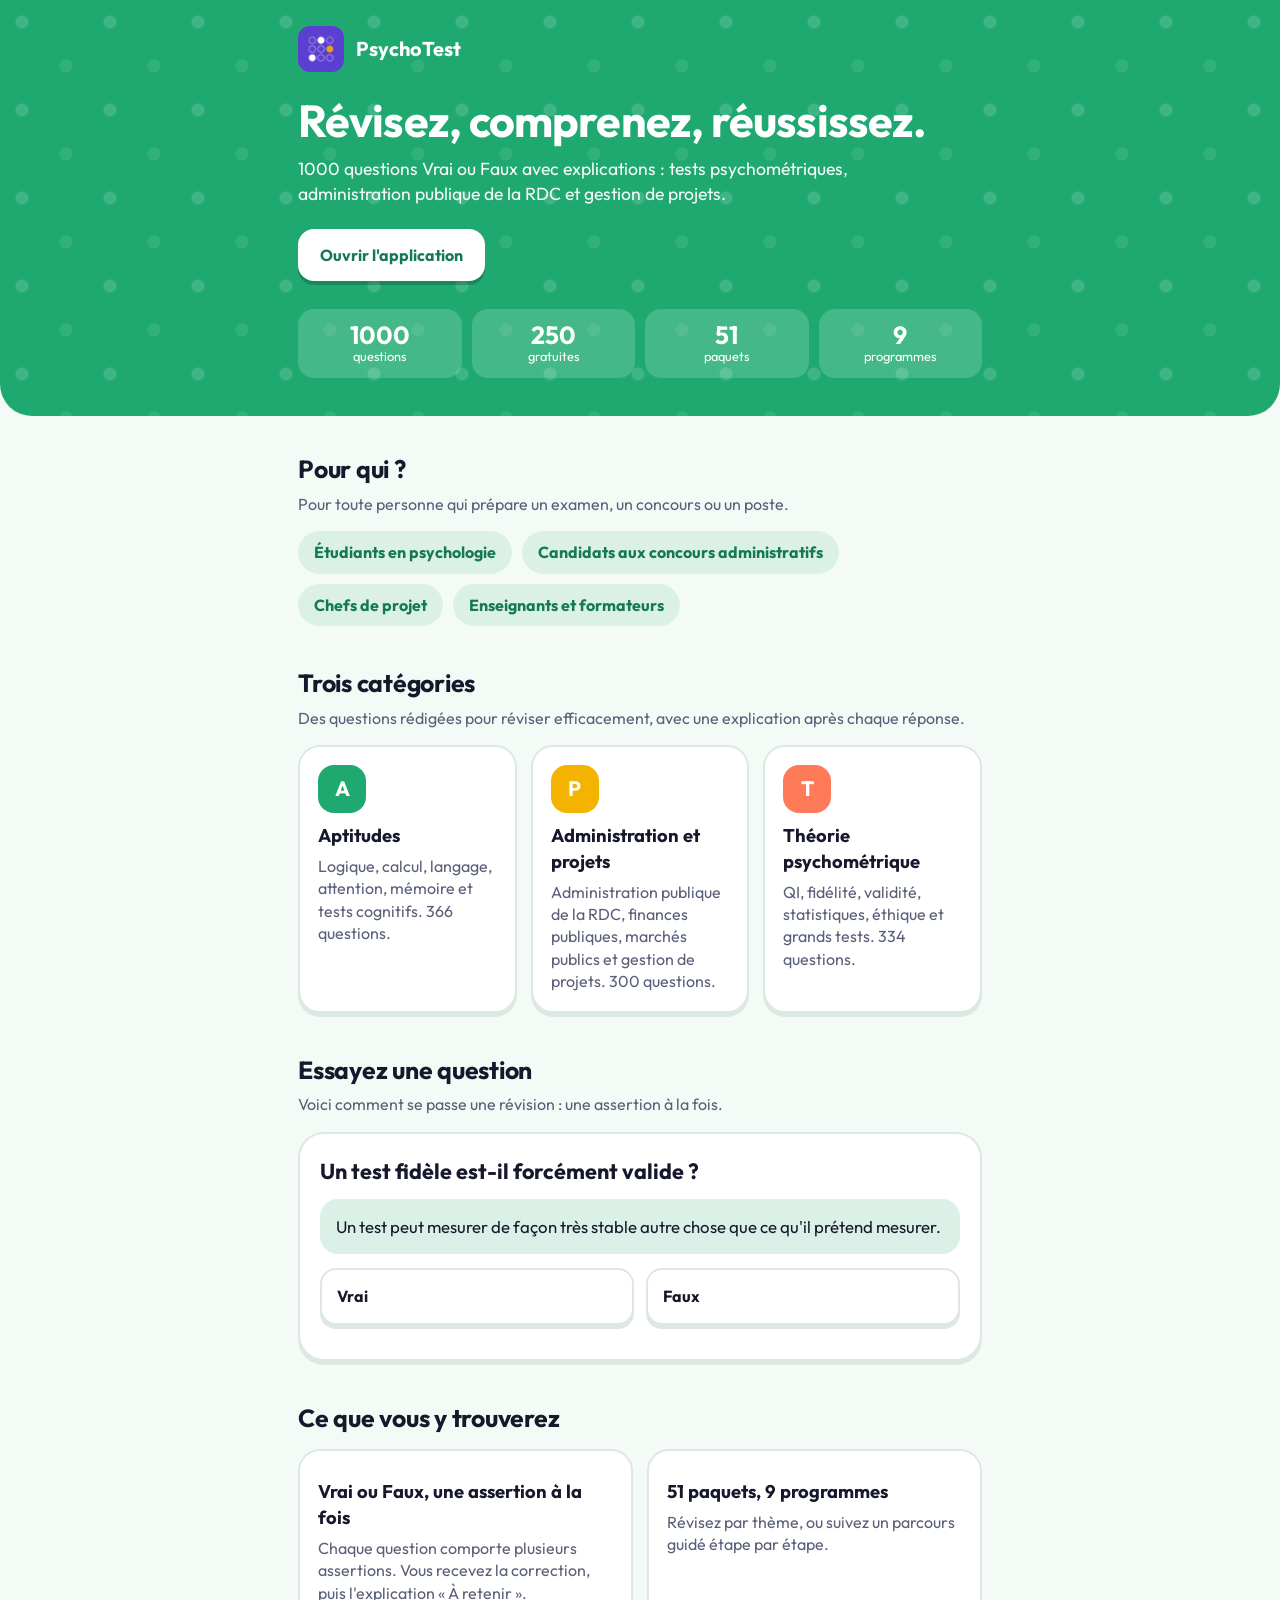
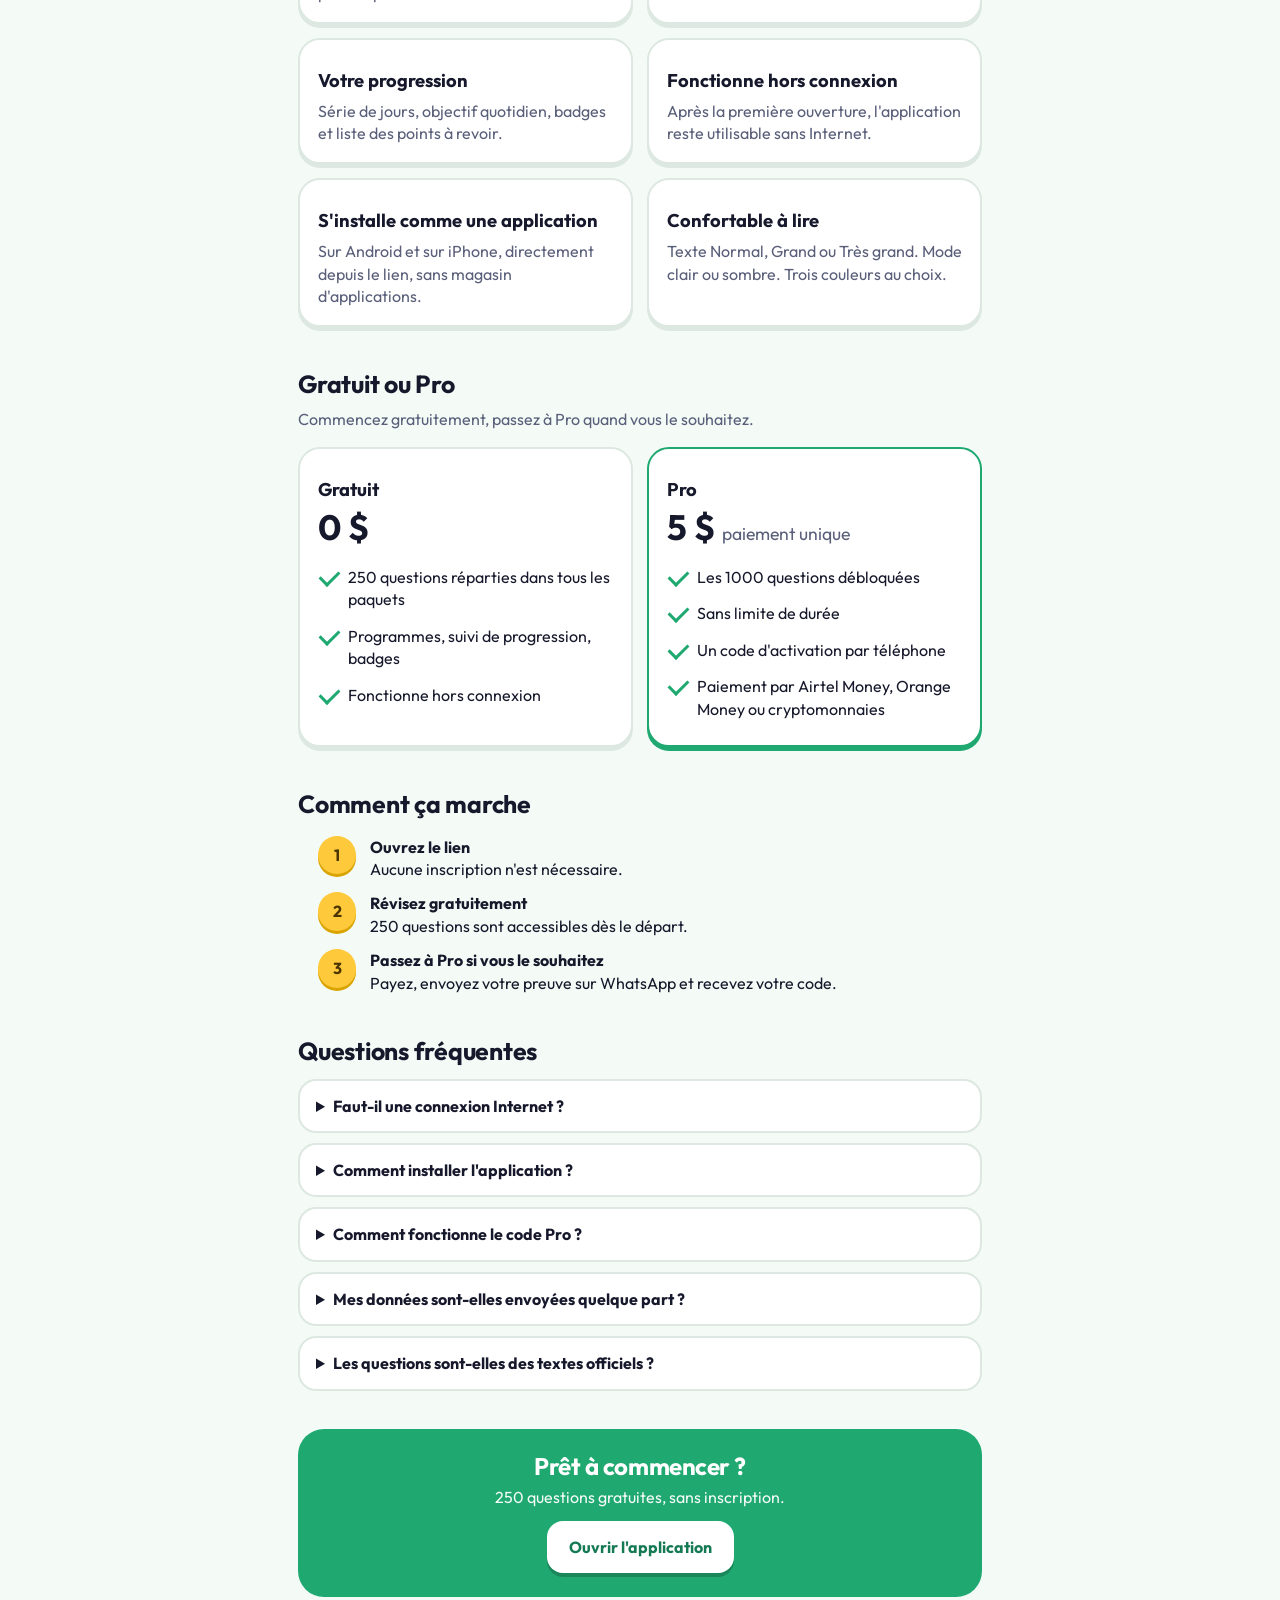
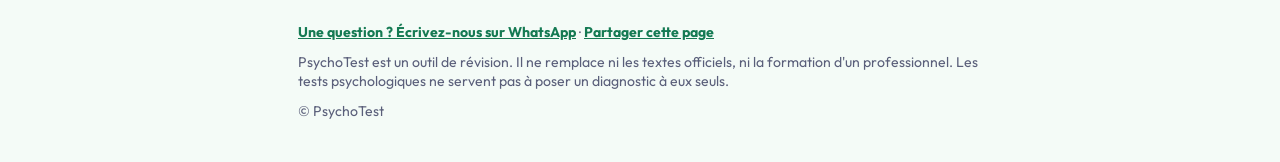
<file: index.html>
<!doctype html>
<html lang="fr">
<head>
<meta charset="utf-8">
<title>PsychoTest : réviser les tests psychométriques, l'administration publique et la gestion de projets</title>
<meta name="viewport" content="width=device-width, initial-scale=1, viewport-fit=cover">
<meta name="theme-color" content="#1FA971">
<meta name="description" content="1000 questions Vrai ou Faux avec explications : tests psychométriques, administration publique de la RDC et gestion de projets. 250 questions gratuites.">
<meta property="og:type" content="website">
<meta property="og:title" content="PsychoTest : 1000 questions pour réviser et réussir">
<meta property="og:description" content="Tests psychométriques, administration publique et gestion de projets. 250 questions gratuites, application installable.">
<meta property="og:image" content="https://galaxie-andromede.github.io/PsychoTest/icon-512.png">
<link rel="manifest" href="manifest.json">
<link rel="icon" href="favicon.png">
<link rel="apple-touch-icon" href="apple-touch-icon.png">
<link rel="stylesheet" href="style.css">
<style>
body{-webkit-user-select:auto;user-select:auto;overscroll-behavior:auto}
.w{max-width:720px;margin:0 auto;padding:0 18px}
.hero{background:var(--g);color:#fff;padding:calc(env(safe-area-inset-top,0px) + 26px) 0 38px;border-radius:0 0 32px 32px;background-image:radial-gradient(circle at 22px 22px,rgba(255,255,255,.14) 6px,transparent 7px),radial-gradient(circle at 66px 66px,rgba(255,255,255,.08) 6px,transparent 7px);background-size:88px 88px}
.logo{display:flex;align-items:center;gap:12px;font-weight:700;font-size:1.25rem}
.logo img{width:46px;height:46px;border-radius:12px}
.hero h1{font-size:clamp(1.9rem,7vw,2.8rem);line-height:1.1;margin:24px 0 12px;letter-spacing:-.02em}
.hero .lead{font-size:1.1rem;opacity:.96;max-width:34em}
.cta{display:flex;gap:12px;flex-wrap:wrap;margin-top:22px}
.cta .btn{width:auto;display:inline-block;padding:15px 22px}
.btn.white{background:#fff;color:var(--gd);box-shadow:0 4px 0 rgba(0,0,0,.2)}
.btn.ghostw{background:transparent;color:#fff;border:2px solid rgba(255,255,255,.75);box-shadow:none}
.stats{display:grid;grid-template-columns:repeat(4,1fr);gap:10px;margin-top:28px}
.stats div{background:rgba(255,255,255,.17);border-radius:16px;padding:12px 4px;text-align:center;font-size:.8rem}
.stats b{display:block;font-size:1.55rem;line-height:1.1}
section{padding:36px 0 4px}
section h2{font-size:1.55rem;letter-spacing:-.01em;margin:0 0 6px}
.sub{color:var(--mut);margin:0 0 16px}
.cols{display:grid;gap:14px}
@media(min-width:620px){.c3{grid-template-columns:repeat(3,1fr)}.c2{grid-template-columns:repeat(2,1fr)}}
.box{background:var(--card);border:2px solid var(--line);border-radius:22px;padding:18px;box-shadow:0 4px 0 var(--line)}
.box h3{margin:10px 0 6px;font-size:1.15rem}
.box p{margin:0;color:var(--mut)}
.ib{width:3rem;height:3rem;border-radius:16px;display:grid;place-items:center;color:#fff;font-weight:700;font-size:1.3rem}
.who{display:flex;flex-wrap:wrap;gap:10px}
.who span{background:var(--gs);color:var(--gd);font-weight:700;padding:10px 16px;border-radius:99px}
:root[data-theme="dark"] .who span{color:var(--g)}
@media(prefers-color-scheme:dark){.who span{color:var(--g)}}
.demo{background:var(--card);border:2px solid var(--line);border-radius:26px;padding:20px;box-shadow:0 4px 0 var(--line)}
.demo .q{font-size:1.35rem;font-weight:700;line-height:1.25;margin:4px 0 14px}
.demo .a{background:var(--gs);border-radius:18px;padding:16px;font-size:1.05rem}
.demo .vf{display:flex;gap:12px;margin:14px 0}
.demo .vf button{flex:1;padding:15px;border-radius:16px;border:2px solid var(--line);background:var(--card);color:var(--ink);font:inherit;font-weight:700;box-shadow:0 4px 0 var(--line)}
.demo .res{display:none;border-radius:18px;padding:14px;margin-top:6px}
.demo .res.ok{display:block;background:var(--gs)}
.demo .res.ko{display:block;background:var(--rs)}
.demo .res b{display:block;margin-bottom:4px}
.price{position:relative}
.price.pro{border-color:var(--g);box-shadow:0 4px 0 var(--g)}
.price .big{font-size:2.2rem;font-weight:700;line-height:1.1;margin:6px 0 10px}
.price ul{list-style:none;padding:0;margin:12px 0 0}
.price li{padding:7px 0 7px 30px;position:relative;color:var(--ink)}
.price li::before{content:"";position:absolute;left:2px;top:11px;width:16px;height:9px;border-left:3px solid var(--g);border-bottom:3px solid var(--g);transform:rotate(-45deg)}
.steps{counter-reset:s;display:grid;gap:12px}
.steps div{display:flex;gap:14px;align-items:flex-start}
.steps div::before{counter-increment:s;content:counter(s);flex:none;width:2.4rem;height:2.4rem;border-radius:50%;background:var(--y);color:#4A3500;font-weight:700;display:grid;place-items:center;box-shadow:0 3px 0 #D9A400}
.steps b{display:block}
details{background:var(--card);border:2px solid var(--line);border-radius:18px;padding:14px 16px;margin-top:10px}
summary{font-weight:700;cursor:pointer}
details p{margin:10px 0 0;color:var(--mut)}
.band{background:var(--g);color:#fff;border-radius:26px;padding:24px 20px;margin-top:34px;text-align:center}
.band .btn{display:inline-block;width:auto;margin-top:12px;padding:15px 22px}
footer{padding:26px 0 calc(env(safe-area-inset-bottom,0px) + 30px);color:var(--mut);font-size:.88rem}
footer p{margin:0 0 10px}
[hidden]{display:none!important}
</style>
</head>
<body>

<header class="hero"><div class="w">
  <div class="logo"><img src="icon-192.png" alt="" width="46" height="46"><span>PsychoTest</span></div>
  <h1>Révisez, comprenez, réussissez.</h1>
  <p class="lead">1000 questions Vrai ou Faux avec explications : tests psychométriques, administration publique de la RDC et gestion de projets.</p>
  <div class="cta">
    <a class="btn white" href="app.html">Ouvrir l'application</a>
    <button class="btn ghostw" id="inst" hidden>Installer sur mon téléphone</button>
  </div>
  <div class="stats">
    <div><b>1000</b>questions</div><div><b>250</b>gratuites</div><div><b>51</b>paquets</div><div><b>9</b>programmes</div>
  </div>
</div></header>

<main class="w">

<section>
  <h2>Pour qui ?</h2>
  <p class="sub">Pour toute personne qui prépare un examen, un concours ou un poste.</p>
  <div class="who"><span>Étudiants en psychologie</span><span>Candidats aux concours administratifs</span><span>Chefs de projet</span><span>Enseignants et formateurs</span></div>
</section>

<section>
  <h2>Trois catégories</h2>
  <p class="sub">Des questions rédigées pour réviser efficacement, avec une explication après chaque réponse.</p>
  <div class="cols c3">
    <div class="box"><div class="ib" style="background:#1FA971">A</div><h3>Aptitudes</h3><p>Logique, calcul, langage, attention, mémoire et tests cognitifs. 366 questions.</p></div>
    <div class="box"><div class="ib" style="background:#F5B301">P</div><h3>Administration et projets</h3><p>Administration publique de la RDC, finances publiques, marchés publics et gestion de projets. 300 questions.</p></div>
    <div class="box"><div class="ib" style="background:#FF7A59">T</div><h3>Théorie psychométrique</h3><p>QI, fidélité, validité, statistiques, éthique et grands tests. 334 questions.</p></div>
  </div>
</section>

<section>
  <h2>Essayez une question</h2>
  <p class="sub">Voici comment se passe une révision : une assertion à la fois.</p>
  <div class="demo" id="demo">
    <div class="q">Un test fidèle est-il forcément valide ?</div>
    <div class="a">Un test peut mesurer de façon très stable autre chose que ce qu'il prétend mesurer.</div>
    <div class="vf"><button data-v="1">Vrai</button><button data-v="0">Faux</button></div>
    <div class="res" id="demores"></div>
  </div>
</section>

<section>
  <h2>Ce que vous y trouverez</h2>
  <div class="cols c2" style="margin-top:14px">
    <div class="box"><h3>Vrai ou Faux, une assertion à la fois</h3><p>Chaque question comporte plusieurs assertions. Vous recevez la correction, puis l'explication « À retenir ».</p></div>
    <div class="box"><h3>51 paquets, 9 programmes</h3><p>Révisez par thème, ou suivez un parcours guidé étape par étape.</p></div>
    <div class="box"><h3>Votre progression</h3><p>Série de jours, objectif quotidien, badges et liste des points à revoir.</p></div>
    <div class="box"><h3>Fonctionne hors connexion</h3><p>Après la première ouverture, l'application reste utilisable sans Internet.</p></div>
    <div class="box"><h3>S'installe comme une application</h3><p>Sur Android et sur iPhone, directement depuis le lien, sans magasin d'applications.</p></div>
    <div class="box"><h3>Confortable à lire</h3><p>Texte Normal, Grand ou Très grand. Mode clair ou sombre. Trois couleurs au choix.</p></div>
  </div>
</section>

<section>
  <h2>Gratuit ou Pro</h2>
  <p class="sub">Commencez gratuitement, passez à Pro quand vous le souhaitez.</p>
  <div class="cols c2">
    <div class="box price"><h3>Gratuit</h3><div class="big">0 $</div>
      <ul><li>250 questions réparties dans tous les paquets</li><li>Programmes, suivi de progression, badges</li><li>Fonctionne hors connexion</li></ul></div>
    <div class="box price pro"><h3>Pro</h3><div class="big">5 $ <small style="font-size:.5em;font-weight:500;color:var(--mut)">paiement unique</small></div>
      <ul><li>Les 1000 questions débloquées</li><li>Sans limite de durée</li><li>Un code d'activation par téléphone</li><li>Paiement par Airtel Money, Orange Money ou cryptomonnaies</li></ul></div>
  </div>
</section>

<section>
  <h2>Comment ça marche</h2>
  <div class="steps" style="margin-top:14px">
    <div><span><b>Ouvrez le lien</b>Aucune inscription n'est nécessaire.</span></div>
    <div><span><b>Révisez gratuitement</b>250 questions sont accessibles dès le départ.</span></div>
    <div><span><b>Passez à Pro si vous le souhaitez</b>Payez, envoyez votre preuve sur WhatsApp et recevez votre code.</span></div>
  </div>
</section>

<section>
  <h2>Questions fréquentes</h2>
  <details><summary>Faut-il une connexion Internet ?</summary><p>Il en faut une pour la première ouverture. Ensuite, l'application fonctionne sans connexion, avec le contenu déjà chargé.</p></details>
  <details><summary>Comment installer l'application ?</summary><p>Sur Android (Chrome) : menu ⋮ puis « Installer l'application ». Sur iPhone (Safari) : bouton Partager puis « Sur l'écran d'accueil ».</p></details>
  <details><summary>Comment fonctionne le code Pro ?</summary><p>Dans l'application, l'écran « Passer à Pro » affiche l'ID de votre téléphone. Vous nous l'envoyez avec votre preuve de paiement sur WhatsApp, puis vous recevez un code. Ce code ne fonctionne que sur ce téléphone. Si vous désinstallez l'application ou effacez ses données, l'ID change et il faut demander un nouveau code.</p></details>
  <details><summary>Mes données sont-elles envoyées quelque part ?</summary><p>Non. Votre progression reste enregistrée sur votre téléphone.</p></details>
  <details><summary>Les questions sont-elles des textes officiels ?</summary><p>Non. Ce sont des questions de révision, rédigées à partir de sources publiques. Elles ne remplacent ni les textes officiels, ni les manuels, ni la formation d'un professionnel. La législation évolue : vérifiez toujours les textes en vigueur.</p></details>
</section>

<div class="band">
  <div class="h1" style="font-size:1.5rem">Prêt à commencer ?</div>
  <p style="margin:6px 0 0;opacity:.95">250 questions gratuites, sans inscription.</p>
  <a class="btn white" href="app.html">Ouvrir l'application</a>
</div>

</main>

<footer><div class="w">
  <p><a href="https://wa.me/243850800833" style="color:var(--gd);font-weight:700">Une question ? Écrivez-nous sur WhatsApp</a> · <a href="#" id="share" style="color:var(--gd);font-weight:700">Partager cette page</a></p>
  <p>PsychoTest est un outil de révision. Il ne remplace ni les textes officiels, ni la formation d'un professionnel. Les tests psychologiques ne servent pas à poser un diagnostic à eux seuls.</p>
  <p>© PsychoTest</p>
</div></footer>

<script>
(function(){
  if (window.matchMedia("(display-mode: standalone)").matches || window.navigator.standalone === true) { location.replace("app.html"); return; }
  if ("serviceWorker" in navigator) window.addEventListener("load", function(){ navigator.serviceWorker.register("./sw.js").catch(function(){}); });
  var dp = null, ib = document.getElementById("inst");
  window.addEventListener("beforeinstallprompt", function(e){ e.preventDefault(); dp = e; ib.hidden = false; });
  ib.addEventListener("click", function(){ if (!dp) return; dp.prompt(); dp.userChoice.then(function(){ dp = null; ib.hidden = true; }); });
  window.addEventListener("appinstalled", function(){ ib.hidden = true; });
  var res = document.getElementById("demores");
  document.querySelectorAll("#demo .vf button").forEach(function(b){
    b.addEventListener("click", function(){
      var good = b.dataset.v === "1";
      res.className = "res " + (good ? "ok" : "ko");
      res.innerHTML = "<b>" + (good ? "Bien vu !" : "Pas tout à fait.") + "</b>Bonne réponse : Vrai. La fidélité (la constance des résultats) ne garantit pas la validité : un test peut mesurer de façon stable autre chose que ce qu'il prétend mesurer.";
    });
  });
  document.getElementById("share").addEventListener("click", function(e){
    e.preventDefault();
    var url = location.href.split("#")[0], text = "Je révise avec PsychoTest : 1000 questions, dont 250 gratuites. ";
    if (navigator.share) { navigator.share({ title: "PsychoTest", text: text, url: url }).catch(function(){}); }
    else if (navigator.clipboard) { navigator.clipboard.writeText(text + url); alert("Lien copié"); }
  });
})();
</script>
</body>
</html>
</file>
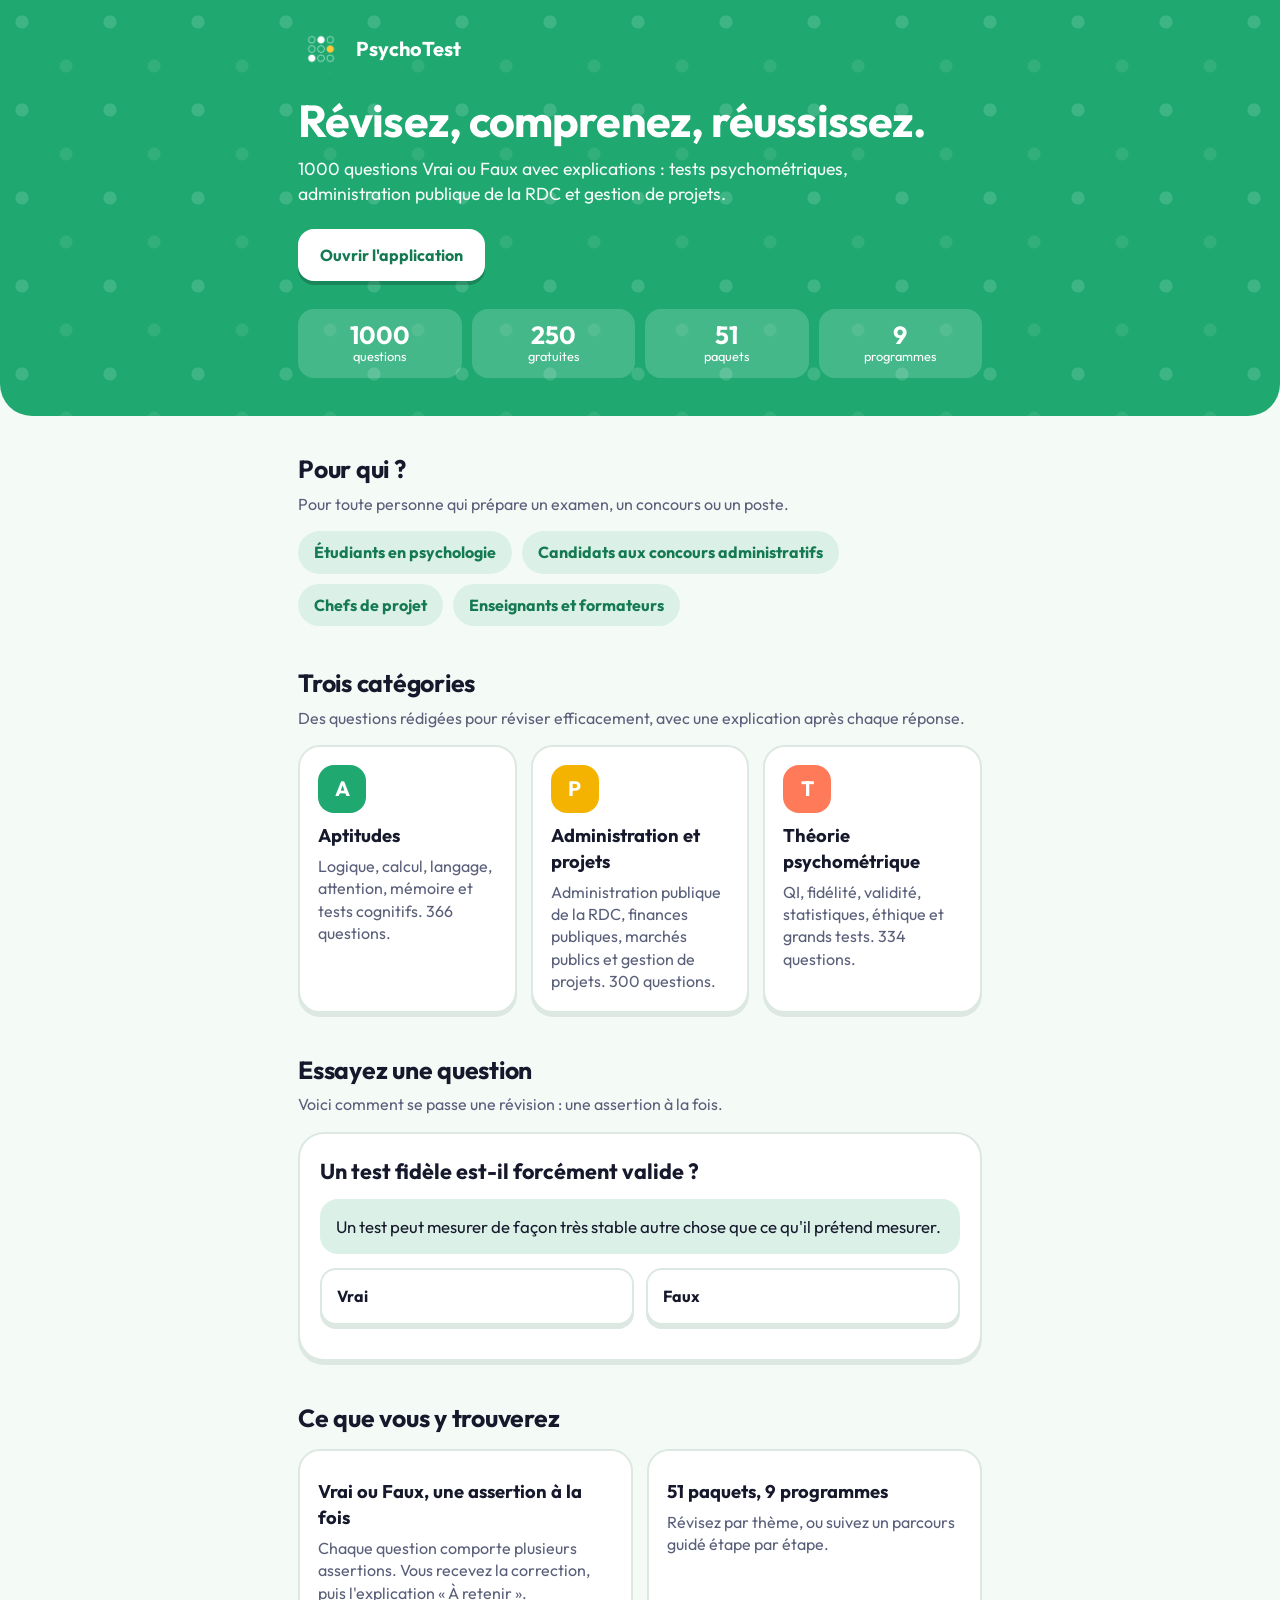
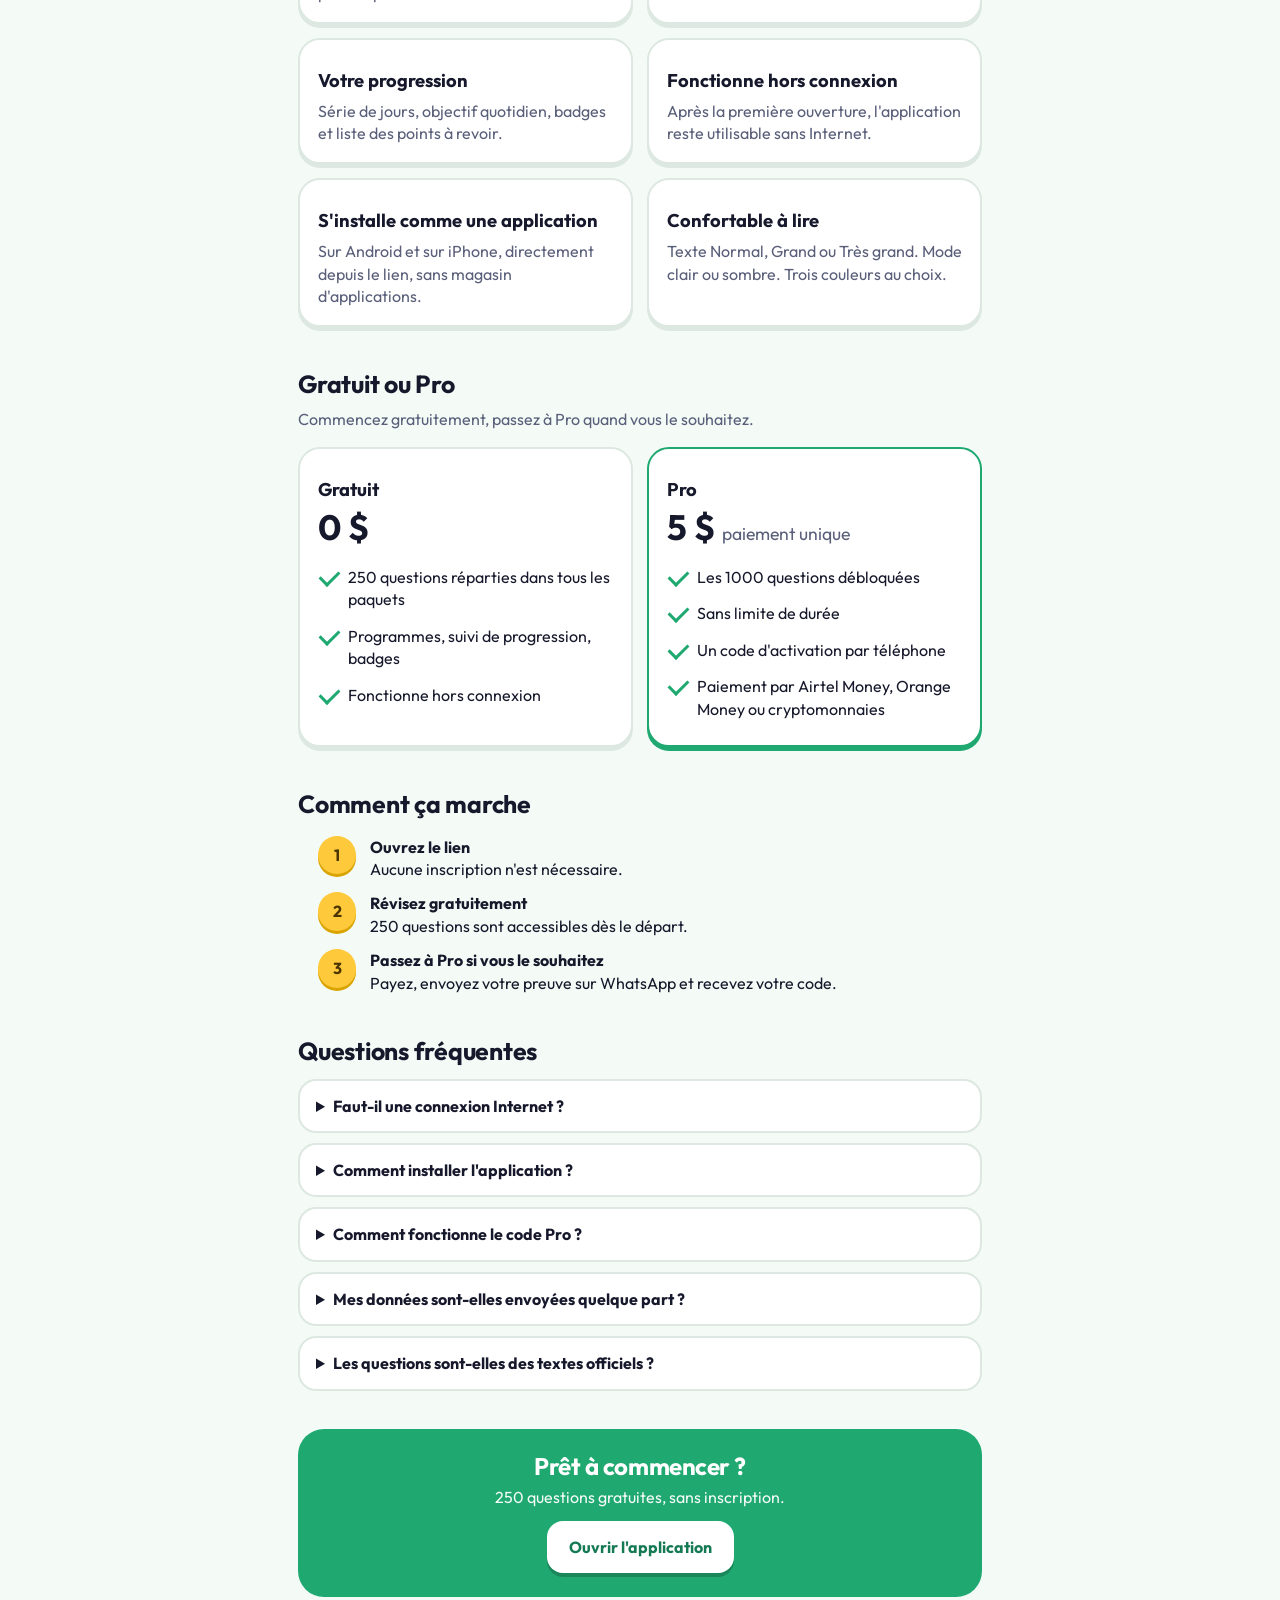
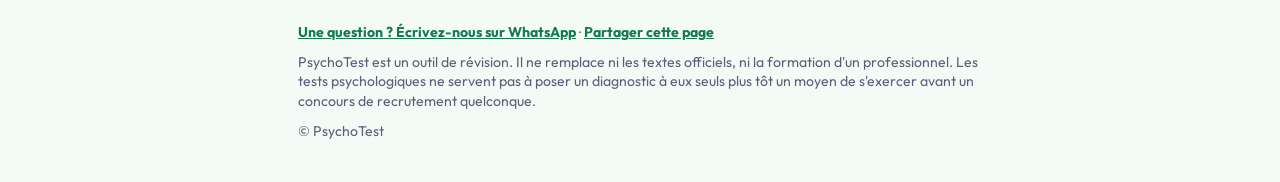
<file: apercu-landing.html>
<!doctype html>
<html lang="fr">
<head>
<meta charset="utf-8">
<title>PsychoTest : réviser les tests psychométriques, l'administration publique et la gestion de projets</title>
<meta name="viewport" content="width=device-width, initial-scale=1, viewport-fit=cover">
<meta name="theme-color" content="#1FA971">
<meta name="description" content="1000 questions Vrai ou Faux avec explications : tests psychométriques, administration publique de la RDC et gestion de projets. 250 questions gratuites.">
<style>@font-face{font-family:'Outfit';font-weight:400;font-style:normal;font-display:swap;src:url([data-uri]) format('woff');}
@font-face{font-family:'Outfit';font-weight:700;font-style:normal;font-display:swap;src:url([data-uri]) format('woff');}

:root{
  --g:#1FA971;--gd:#157A53;--gs:color-mix(in srgb,var(--g) 16%,var(--card));
  --bg:#F4FBF7;--card:#FFFFFF;--ink:#16182B;--mut:#5A5F7A;--line:#DCE8E1;
  --y:#FFC93C;--ys:#FFF3CC;--yd:#8A6200;--c:#FF7A59;--cs:#FFE3DA;--cd:#B3401C;--r:#E5484D;--rs:#FFE3E3;--rd:#A12A2F;
  --tabh:70px;--font:'Outfit',system-ui,-apple-system,"Segoe UI",Roboto,sans-serif;
}
:root[data-theme="dark"]{--bg:#0E1A16;--card:#162620;--ink:#EAF6F0;--mut:#9DB5AA;--line:#26382F;--ys:#3A3115;--yd:#FFD76A;--cs:#3E2218;--cd:#FF9E83;--rs:#3E1B1D;--rd:#FF9296}
@media (prefers-color-scheme:dark){:root:not([data-theme]){--bg:#0E1A16;--card:#162620;--ink:#EAF6F0;--mut:#9DB5AA;--line:#26382F;--ys:#3A3115;--yd:#FFD76A;--cs:#3E2218;--cd:#FF9E83;--rs:#3E1B1D;--rd:#FF9296}}
*{box-sizing:border-box;-webkit-tap-highlight-color:transparent}
html,body{margin:0;min-height:100%;background:var(--bg);color:var(--ink);font-family:var(--font);font-size:16px;line-height:1.4;overscroll-behavior:none;-webkit-user-select:none;user-select:none;-webkit-touch-callout:none}
#app{max-width:560px;margin:0 auto;min-height:100vh;padding:calc(env(safe-area-inset-top,0px) + 20px) 18px calc(var(--tabh) + env(safe-area-inset-bottom,0px) + 28px)}
#app.notabs{padding-bottom:calc(env(safe-area-inset-bottom,0px) + 32px)}
h1,h2,h3,p{margin:0}
.h1{font-size:1.65rem;font-weight:700;letter-spacing:-.02em;line-height:1.15}
.h2{font-size:1.2rem;font-weight:700}
.muted{color:var(--mut)}.small{font-size:.85rem}.sp{flex:1;min-width:0}
.row{display:flex;align-items:center;gap:12px}
.gap{height:12px}
.ico{width:1.3em;height:1.3em;stroke:currentColor;fill:none;stroke-width:2;stroke-linecap:round;stroke-linejoin:round;vertical-align:-.25em;flex:none}
.ico.f{fill:currentColor;stroke:none}
.pill{display:inline-flex;align-items:center;gap:6px;padding:6px 12px;border-radius:99px;font-weight:700;font-size:.88rem;white-space:nowrap}
.pill.y{background:var(--ys);color:var(--yd)}.pill.g{background:var(--gs);color:var(--gd)}.pill.c{background:var(--cs);color:var(--cd)}
:root[data-theme="dark"] .pill.g{color:var(--g)}
.card{background:var(--card);border:2px solid var(--line);border-radius:22px;padding:16px;margin-top:14px}
.btn{display:block;width:100%;text-align:center;text-decoration:none;border:0;border-radius:16px;padding:15px;font:inherit;font-weight:700;color:#fff;background:var(--g);box-shadow:0 4px 0 var(--gd)}
.btn:active{transform:translateY(3px);box-shadow:0 1px 0 var(--gd)}
.btn.alt{background:var(--card);color:var(--g);border:2px solid var(--line);box-shadow:0 4px 0 var(--line)}
.btn.y{background:var(--y);color:#4A3500;box-shadow:0 4px 0 #D9A400}
.btn.wa{background:#1FA855;box-shadow:0 4px 0 #157A3E}
.btn.danger{background:var(--rs);color:var(--rd);box-shadow:0 4px 0 color-mix(in srgb,var(--r) 30%,var(--rs))}
.btn.light{background:#fff;color:var(--gd);box-shadow:0 4px 0 rgba(0,0,0,.18)}
.btn[disabled]{background:var(--line);color:var(--mut);box-shadow:none}
.btns{display:flex;gap:12px}.btns .btn{flex:1}
.bar{height:12px;border-radius:99px;background:var(--line);overflow:hidden}
.bar i{display:block;height:100%;border-radius:99px;background:var(--g)}
.top{display:flex;align-items:center;gap:12px;margin-bottom:6px}
.back{border:0;background:var(--card);width:2.6rem;height:2.6rem;border-radius:50%;color:var(--ink);display:grid;place-items:center;box-shadow:0 2px 0 var(--line);border:2px solid var(--line)}
.hello{color:var(--mut)}
.goal{display:flex;align-items:center;gap:14px}
.cat{display:flex;gap:14px;align-items:center;width:100%;text-align:left;font:inherit;color:inherit;background:var(--card);border:2px solid var(--line);border-radius:22px;padding:14px;margin-top:12px;box-shadow:0 4px 0 var(--line)}
.cat:active{transform:translateY(3px);box-shadow:0 1px 0 var(--line)}
.cat .ib{flex:none;width:3.2rem;height:3.2rem;border-radius:16px;display:grid;place-items:center;color:#fff}
.cat .tx{flex:1;min-width:0}.cat .t{font-weight:700;font-size:1.05rem}
.cat .bar{height:9px;margin:8px 0 4px}
.quick{display:flex;gap:12px;margin-top:14px}
.quick .btn{display:flex;align-items:center;justify-content:center;gap:8px;padding:13px 8px;font-size:.95rem}
.secH{display:flex;align-items:baseline;justify-content:space-between;margin-top:20px}
.promo{background:var(--g);color:#fff;border-radius:22px;padding:18px;margin-top:18px;box-shadow:0 4px 0 var(--gd)}
.promo p{opacity:.95;margin-top:4px}
.promo .btn{margin-top:14px}
/* onglets */
#tabs{position:fixed;left:0;right:0;bottom:0;background:var(--card);border-top:2px solid var(--line);padding:8px 8px calc(10px + env(safe-area-inset-bottom,0px));z-index:5}
#tabs.hide{display:none}
#tabs .in{display:flex;max-width:560px;margin:0 auto;gap:4px}
#tabs button{flex:1;border:0;background:none;font:inherit;font-size:.74rem;font-weight:700;color:var(--mut);padding:6px 0;border-radius:14px;display:flex;flex-direction:column;align-items:center;gap:2px}
#tabs button .ico{width:1.55rem;height:1.55rem}
#tabs button.on{color:var(--gd);background:var(--gs)}
:root[data-theme="dark"] #tabs button.on{color:var(--g)}
/* paquets, programmes */
.seg{display:flex;background:var(--card);border:2px solid var(--line);border-radius:16px;padding:4px;margin:14px 0}
.seg button{flex:1;border:0;background:none;font:inherit;font-weight:700;color:var(--mut);padding:10px;border-radius:12px}
.seg button.on{background:var(--g);color:#fff}
.cathead{display:flex;align-items:center;gap:10px;margin-top:20px}
.pk{display:flex;gap:12px;align-items:center;width:100%;text-align:left;font:inherit;color:inherit;background:var(--card);border:2px solid var(--line);border-radius:18px;padding:12px 14px;margin-top:10px}
.pk:active{background:var(--gs)}
.dot{flex:none;width:12px;height:46px;border-radius:99px}
.pk .t{font-weight:700}.pk .bar{height:8px;margin-top:7px}
.pct{font-weight:700;min-width:2.6em;text-align:right}
.lk{color:var(--yd)}
.pcard{display:block;width:100%;text-align:left;border:0;border-radius:22px;padding:16px;margin-top:14px;font:inherit;color:#fff;background:var(--c);box-shadow:0 4px 0 rgba(0,0,0,.2)}
.pcard:active{transform:translateY(3px);box-shadow:0 1px 0 rgba(0,0,0,.2)}
.pcard .bar{background:rgba(255,255,255,.3);margin:10px 0 6px}.pcard .bar i{background:#fff}
.pcard p{opacity:.95;margin-top:4px;font-size:.92rem}
.path{display:flex;flex-direction:column;gap:6px;margin-top:6px}
.node{display:flex;align-items:center;gap:14px;padding:10px 2px}
.node .n{flex:none;width:3.1rem;height:3.1rem;border-radius:50%;display:grid;place-items:center;font-weight:700;background:var(--line);color:var(--mut);box-shadow:0 4px 0 rgba(0,0,0,.12)}
.node.done .n{background:var(--g);color:#fff;box-shadow:0 4px 0 var(--gd)}
.node.cur .n{background:var(--y);color:#4A3500;box-shadow:0 4px 0 #D9A400,0 0 0 6px var(--ys)}
.node .tx{flex:1;min-width:0}.node .tx b{display:block}
.node button{border:0;background:var(--gs);color:var(--gd);font:inherit;font-weight:700;padding:9px 14px;border-radius:12px}
:root[data-theme="dark"] .node button{color:var(--g)}
/* quiz */
.quiz{--c:var(--g)}
.qtop{display:flex;align-items:center;gap:12px}
.x{flex:none;width:2.4rem;height:2.4rem;display:grid;place-items:center;color:var(--mut);border:0;background:none}
.segs{flex:1;display:flex;gap:5px}.segs i{flex:1;height:12px;border-radius:99px;background:var(--line)}.segs i.on{background:var(--g)}.segs i.cur{background:var(--y)}
.qmeta{margin-top:18px;color:var(--mut);font-size:.88rem}
.stem{font-size:1.4rem;font-weight:700;line-height:1.28;margin:14px 0 16px;letter-spacing:-.01em}
.assert{background:var(--card);border:2px solid var(--line);border-radius:22px;padding:18px;font-size:1.1rem;line-height:1.5}
.assert small{display:block;color:var(--g);font-weight:700;margin-bottom:6px;font-size:.82rem}
.vf{display:flex;gap:12px;margin:16px 0}
.vf button{flex:1;display:flex;align-items:center;gap:10px;padding:16px;border-radius:18px;border:2px solid var(--line);background:var(--card);font:inherit;font-weight:700;font-size:1.05rem;color:var(--ink);box-shadow:0 4px 0 var(--line)}
.vf button i{width:1.3rem;height:1.3rem;border-radius:50%;border:3px solid var(--mut);display:block;flex:none}
.vf button.sel{border-color:var(--g);background:var(--gs);box-shadow:0 4px 0 var(--g)}
.vf button.sel i{background:var(--g);border-color:var(--g);box-shadow:inset 0 0 0 3px var(--gs)}
.res{display:flex;gap:12px;align-items:flex-start;border-radius:18px;padding:13px 14px;margin-top:10px}
.res.ok{background:var(--gs)}.res.ko{background:var(--rs)}
.res .ic{flex:none;width:1.9rem;height:1.9rem;border-radius:50%;display:grid;place-items:center;color:#fff}
.res.ok .ic{background:var(--g)}.res.ko .ic{background:var(--r)}
.res .w{font-size:.82rem;color:var(--mut);margin-top:3px}
.expl{background:var(--ys);border-radius:18px;padding:14px;margin-top:14px;font-size:.98rem}
.expl b{color:var(--yd);display:block;margin-bottom:3px}
.score{font-size:2.4rem;font-weight:700;margin:6px 0}.score.full{color:var(--g)}.score.part{color:var(--yd)}.score.zero{color:var(--rd)}
.bottom{margin-top:18px}
.fin{text-align:center;padding:10px 0}
.trophy{width:5.4rem;height:5.4rem;border-radius:50%;margin:6px auto 12px;display:grid;place-items:center;background:var(--ys);color:#E5A500}
.trophy .ico{width:2.6rem;height:2.6rem}
.tiles{display:flex;gap:10px;margin:14px 0}
.tile{flex:1;border-radius:18px;padding:12px 6px;text-align:center;color:#fff}
.tile b{display:block;font-size:1.5rem}.tile span{font-size:.78rem}
/* grille de catégorie */
.grid{display:grid;grid-template-columns:repeat(auto-fill,minmax(54px,1fr));gap:9px;margin:16px 0 20px}
.gt{aspect-ratio:1;border-radius:14px;border:2px solid var(--line);background:var(--card);font:inherit;font-weight:700;color:var(--ink);display:grid;place-items:center;box-shadow:0 3px 0 var(--line)}
.gt.full{background:var(--gs);border-color:var(--g);color:var(--gd)}
.gt.part{background:var(--ys);border-color:var(--y);color:var(--yd)}
.gt.zero{background:var(--rs);border-color:var(--r);color:var(--rd)}
.gt.lock{background:var(--bg);color:var(--mut);border-style:dashed;box-shadow:none}
/* progrès */
.week{display:flex;align-items:flex-end;gap:8px;height:7.5rem;margin-top:8px}
.week div{flex:1;text-align:center;font-size:.72rem;color:var(--mut);display:flex;flex-direction:column;justify-content:flex-end;align-items:center;height:100%}
.week i{display:block;width:100%;border-radius:8px 8px 3px 3px;background:var(--g);margin-bottom:4px;min-height:4px}
.week div.z i{background:var(--line)}
.week .v{font-size:.72rem;font-weight:700;color:var(--ink)}
.lbl{display:flex;justify-content:space-between;font-weight:700;margin:14px 0 6px;font-size:.95rem}
.badges{display:grid;grid-template-columns:repeat(3,1fr);gap:10px;margin-top:10px}
.bd{text-align:center;padding:12px 4px;border-radius:18px;background:var(--ys);font-size:.78rem;font-weight:700;color:var(--yd)}
.bd .ico{width:2rem;height:2rem;display:block;margin:0 auto 4px}
.bd.off{background:var(--line);color:var(--mut)}
/* réglages */
.set{background:var(--card);border:2px solid var(--line);border-radius:22px;padding:16px;margin-top:14px}
.set h3{font-size:1.05rem;margin-bottom:6px}
.line{display:flex;justify-content:space-between;align-items:center;gap:10px;padding:11px 0;border-top:1px solid var(--line)}
.line:first-of-type{border-top:0}
.opts{display:flex;gap:6px;flex-wrap:wrap;justify-content:flex-end}
.opts button{border:2px solid var(--line);background:var(--card);color:var(--mut);font:inherit;font-weight:700;font-size:.85rem;padding:7px 12px;border-radius:99px}
.opts button.on{background:var(--g);border-color:var(--g);color:#fff}
.sw{width:2.1rem;height:2.1rem;border-radius:50%;border:3px solid var(--card)!important;box-shadow:0 0 0 2px var(--line);padding:0!important}
.sw.on{box-shadow:0 0 0 3px var(--ink)}
.toggle{width:3.2rem;height:1.9rem;border-radius:99px;border:0;background:var(--line);position:relative;padding:0}
.toggle::after{content:"";position:absolute;top:.2rem;left:.2rem;width:1.5rem;height:1.5rem;border-radius:50%;background:#fff;transition:transform .15s}
.toggle.on{background:var(--g)}.toggle.on::after{transform:translateX(1.3rem)}
input[type="text"]{width:100%;padding:14px;border-radius:14px;border:2px solid var(--line);font:inherit;background:var(--card);color:var(--ink);-webkit-user-select:text;user-select:text}
input[type="text"]:focus{outline:3px solid var(--gs);border-color:var(--g)}
.devid{text-align:center;font-weight:700;font-size:1.6rem;letter-spacing:.08em;background:var(--bg);border-radius:14px;padding:12px;margin:10px 0}
.pay{display:flex;justify-content:space-between;gap:10px;padding:10px 0;border-top:1px solid var(--line);font-size:.92rem}
.pay:first-of-type{border-top:0}.pay span:last-child{color:var(--mut);text-align:right;word-break:break-all}
.steps{padding-left:20px;margin:6px 0 0}.steps li{margin-bottom:6px}
.msg{margin-top:10px;font-weight:700}.msg.ok{color:var(--gd)}.msg.ko{color:var(--rd)}
.toast{position:fixed;left:50%;bottom:calc(var(--tabh) + env(safe-area-inset-bottom,0px) + 16px);transform:translateX(-50%);background:var(--ink);color:var(--bg);padding:10px 18px;border-radius:99px;font-size:.9rem;z-index:10}
.lockbox{text-align:center;padding:26px 8px}.lockbox .ico{width:3rem;height:3rem;color:var(--yd)}
@media (prefers-reduced-motion:reduce){*{transition:none!important;animation:none!important}}
button:focus-visible,a:focus-visible{outline:3px solid var(--g);outline-offset:2px}
</style>
<style>
body{-webkit-user-select:auto;user-select:auto;overscroll-behavior:auto}
.w{max-width:720px;margin:0 auto;padding:0 18px}
.hero{background:var(--g);color:#fff;padding:calc(env(safe-area-inset-top,0px) + 26px) 0 38px;border-radius:0 0 32px 32px;background-image:radial-gradient(circle at 22px 22px,rgba(255,255,255,.14) 6px,transparent 7px),radial-gradient(circle at 66px 66px,rgba(255,255,255,.08) 6px,transparent 7px);background-size:88px 88px}
.logo{display:flex;align-items:center;gap:12px;font-weight:700;font-size:1.25rem}
.logo img{width:46px;height:46px;border-radius:12px}
.hero h1{font-size:clamp(1.9rem,7vw,2.8rem);line-height:1.1;margin:24px 0 12px;letter-spacing:-.02em}
.hero .lead{font-size:1.1rem;opacity:.96;max-width:34em}
.cta{display:flex;gap:12px;flex-wrap:wrap;margin-top:22px}
.cta .btn{width:auto;display:inline-block;padding:15px 22px}
.btn.white{background:#fff;color:var(--gd);box-shadow:0 4px 0 rgba(0,0,0,.2)}
.btn.ghostw{background:transparent;color:#fff;border:2px solid rgba(255,255,255,.75);box-shadow:none}
.stats{display:grid;grid-template-columns:repeat(4,1fr);gap:10px;margin-top:28px}
.stats div{background:rgba(255,255,255,.17);border-radius:16px;padding:12px 4px;text-align:center;font-size:.8rem}
.stats b{display:block;font-size:1.55rem;line-height:1.1}
section{padding:36px 0 4px}
section h2{font-size:1.55rem;letter-spacing:-.01em;margin:0 0 6px}
.sub{color:var(--mut);margin:0 0 16px}
.cols{display:grid;gap:14px}
@media(min-width:620px){.c3{grid-template-columns:repeat(3,1fr)}.c2{grid-template-columns:repeat(2,1fr)}}
.box{background:var(--card);border:2px solid var(--line);border-radius:22px;padding:18px;box-shadow:0 4px 0 var(--line)}
.box h3{margin:10px 0 6px;font-size:1.15rem}
.box p{margin:0;color:var(--mut)}
.ib{width:3rem;height:3rem;border-radius:16px;display:grid;place-items:center;color:#fff;font-weight:700;font-size:1.3rem}
.who{display:flex;flex-wrap:wrap;gap:10px}
.who span{background:var(--gs);color:var(--gd);font-weight:700;padding:10px 16px;border-radius:99px}
:root[data-theme="dark"] .who span{color:var(--g)}
@media(prefers-color-scheme:dark){.who span{color:var(--g)}}
.demo{background:var(--card);border:2px solid var(--line);border-radius:26px;padding:20px;box-shadow:0 4px 0 var(--line)}
.demo .q{font-size:1.35rem;font-weight:700;line-height:1.25;margin:4px 0 14px}
.demo .a{background:var(--gs);border-radius:18px;padding:16px;font-size:1.05rem}
.demo .vf{display:flex;gap:12px;margin:14px 0}
.demo .vf button{flex:1;padding:15px;border-radius:16px;border:2px solid var(--line);background:var(--card);color:var(--ink);font:inherit;font-weight:700;box-shadow:0 4px 0 var(--line)}
.demo .res{display:none;border-radius:18px;padding:14px;margin-top:6px}
.demo .res.ok{display:block;background:var(--gs)}
.demo .res.ko{display:block;background:var(--rs)}
.demo .res b{display:block;margin-bottom:4px}
.price{position:relative}
.price.pro{border-color:var(--g);box-shadow:0 4px 0 var(--g)}
.price .big{font-size:2.2rem;font-weight:700;line-height:1.1;margin:6px 0 10px}
.price ul{list-style:none;padding:0;margin:12px 0 0}
.price li{padding:7px 0 7px 30px;position:relative;color:var(--ink)}
.price li::before{content:"";position:absolute;left:2px;top:11px;width:16px;height:9px;border-left:3px solid var(--g);border-bottom:3px solid var(--g);transform:rotate(-45deg)}
.steps{counter-reset:s;display:grid;gap:12px}
.steps div{display:flex;gap:14px;align-items:flex-start}
.steps div::before{counter-increment:s;content:counter(s);flex:none;width:2.4rem;height:2.4rem;border-radius:50%;background:var(--y);color:#4A3500;font-weight:700;display:grid;place-items:center;box-shadow:0 3px 0 #D9A400}
.steps b{display:block}
details{background:var(--card);border:2px solid var(--line);border-radius:18px;padding:14px 16px;margin-top:10px}
summary{font-weight:700;cursor:pointer}
details p{margin:10px 0 0;color:var(--mut)}
.band{background:var(--g);color:#fff;border-radius:26px;padding:24px 20px;margin-top:34px;text-align:center}
.band .btn{display:inline-block;width:auto;margin-top:12px;padding:15px 22px}
footer{padding:26px 0 calc(env(safe-area-inset-bottom,0px) + 30px);color:var(--mut);font-size:.88rem}
footer p{margin:0 0 10px}
[hidden]{display:none!important}
</style>
</head>
<body>

<header class="hero"><div class="w">
  <div class="logo"><img src="[data-uri]" alt="" width="46" height="46"><span>PsychoTest</span></div>
  <h1>Révisez, comprenez, réussissez.</h1>
  <p class="lead">1000 questions Vrai ou Faux avec explications : tests psychométriques, administration publique de la RDC et gestion de projets.</p>
  <div class="cta">
    <a class="btn white" href="https://galaxie-andromede.github.io/PsychoTest/app.html">Ouvrir l'application</a>
    <button class="btn ghostw" id="inst" hidden>Installer sur mon téléphone</button>
  </div>
  <div class="stats">
    <div><b>1000</b>questions</div><div><b>250</b>gratuites</div><div><b>51</b>paquets</div><div><b>9</b>programmes</div>
  </div>
</div></header>

<main class="w">

<section>
  <h2>Pour qui ?</h2>
  <p class="sub">Pour toute personne qui prépare un examen, un concours ou un poste.</p>
  <div class="who"><span>Étudiants en psychologie</span><span>Candidats aux concours administratifs</span><span>Chefs de projet</span><span>Enseignants et formateurs</span></div>
</section>

<section>
  <h2>Trois catégories</h2>
  <p class="sub">Des questions rédigées pour réviser efficacement, avec une explication après chaque réponse.</p>
  <div class="cols c3">
    <div class="box"><div class="ib" style="background:#1FA971">A</div><h3>Aptitudes</h3><p>Logique, calcul, langage, attention, mémoire et tests cognitifs. 366 questions.</p></div>
    <div class="box"><div class="ib" style="background:#F5B301">P</div><h3>Administration et projets</h3><p>Administration publique de la RDC, finances publiques, marchés publics et gestion de projets. 300 questions.</p></div>
    <div class="box"><div class="ib" style="background:#FF7A59">T</div><h3>Théorie psychométrique</h3><p>QI, fidélité, validité, statistiques, éthique et grands tests. 334 questions.</p></div>
  </div>
</section>

<section>
  <h2>Essayez une question</h2>
  <p class="sub">Voici comment se passe une révision : une assertion à la fois.</p>
  <div class="demo" id="demo">
    <div class="q">Un test fidèle est-il forcément valide ?</div>
    <div class="a">Un test peut mesurer de façon très stable autre chose que ce qu'il prétend mesurer.</div>
    <div class="vf"><button data-v="1">Vrai</button><button data-v="0">Faux</button></div>
    <div class="res" id="demores"></div>
  </div>
</section>

<section>
  <h2>Ce que vous y trouverez</h2>
  <div class="cols c2" style="margin-top:14px">
    <div class="box"><h3>Vrai ou Faux, une assertion à la fois</h3><p>Chaque question comporte plusieurs assertions. Vous recevez la correction, puis l'explication « À retenir ».</p></div>
    <div class="box"><h3>51 paquets, 9 programmes</h3><p>Révisez par thème, ou suivez un parcours guidé étape par étape.</p></div>
    <div class="box"><h3>Votre progression</h3><p>Série de jours, objectif quotidien, badges et liste des points à revoir.</p></div>
    <div class="box"><h3>Fonctionne hors connexion</h3><p>Après la première ouverture, l'application reste utilisable sans Internet.</p></div>
    <div class="box"><h3>S'installe comme une application</h3><p>Sur Android et sur iPhone, directement depuis le lien, sans magasin d'applications.</p></div>
    <div class="box"><h3>Confortable à lire</h3><p>Texte Normal, Grand ou Très grand. Mode clair ou sombre. Trois couleurs au choix.</p></div>
  </div>
</section>

<section>
  <h2>Gratuit ou Pro</h2>
  <p class="sub">Commencez gratuitement, passez à Pro quand vous le souhaitez.</p>
  <div class="cols c2">
    <div class="box price"><h3>Gratuit</h3><div class="big">0 $</div>
      <ul><li>250 questions réparties dans tous les paquets</li><li>Programmes, suivi de progression, badges</li><li>Fonctionne hors connexion</li></ul></div>
    <div class="box price pro"><h3>Pro</h3><div class="big">5 $ <small style="font-size:.5em;font-weight:500;color:var(--mut)">paiement unique</small></div>
      <ul><li>Les 1000 questions débloquées</li><li>Sans limite de durée</li><li>Un code d'activation par téléphone</li><li>Paiement par Airtel Money, Orange Money ou cryptomonnaies</li></ul></div>
  </div>
</section>

<section>
  <h2>Comment ça marche</h2>
  <div class="steps" style="margin-top:14px">
    <div><span><b>Ouvrez le lien</b>Aucune inscription n'est nécessaire.</span></div>
    <div><span><b>Révisez gratuitement</b>250 questions sont accessibles dès le départ.</span></div>
    <div><span><b>Passez à Pro si vous le souhaitez</b>Payez, envoyez votre preuve sur WhatsApp et recevez votre code.</span></div>
  </div>
</section>

<section>
  <h2>Questions fréquentes</h2>
  <details><summary>Faut-il une connexion Internet ?</summary><p>Il en faut une pour la première ouverture. Ensuite, l'application fonctionne sans connexion, avec le contenu déjà chargé.</p></details>
  <details><summary>Comment installer l'application ?</summary><p>Sur Android (Chrome) : menu ⋮ puis « Installer l'application ». Sur iPhone (Safari) : bouton Partager puis « Sur l'écran d'accueil ».</p></details>
  <details><summary>Comment fonctionne le code Pro ?</summary><p>Dans l'application, l'écran « Passer à Pro » affiche l'ID de votre téléphone. Vous nous l'envoyez avec votre preuve de paiement sur WhatsApp, puis vous recevez un code. Ce code ne fonctionne que sur ce téléphone. Si vous désinstallez l'application ou effacez ses données, l'ID change et il faut demander un nouveau code.</p></details>
  <details><summary>Mes données sont-elles envoyées quelque part ?</summary><p>Non. Votre progression reste enregistrée sur votre téléphone.</p></details>
  <details><summary>Les questions sont-elles des textes officiels ?</summary><p>Non. Ce sont des questions de révision, rédigées à partir de sources publiques. Elles ne remplacent ni les textes officiels, ni les manuels, ni la formation d'un professionnel. La législation évolue : vérifiez toujours les textes en vigueur.</p></details>
</section>

<div class="band">
  <div class="h1" style="font-size:1.5rem">Prêt à commencer ?</div>
  <p style="margin:6px 0 0;opacity:.95">250 questions gratuites, sans inscription.</p>
  <a class="btn white" href="https://galaxie-andromede.github.io/PsychoTest/app.html">Ouvrir l'application</a>
</div>

</main>

<footer><div class="w">
  <p><a href="https://wa.me/243850800833" style="color:var(--gd);font-weight:700">Une question ? Écrivez-nous sur WhatsApp</a> · <a href="#" id="share" style="color:var(--gd);font-weight:700">Partager cette page</a></p>
  <p>PsychoTest est un outil de révision. Il ne remplace ni les textes officiels, ni la formation d'un professionnel. Les tests psychologiques ne servent pas à poser un diagnostic à eux seuls plus tôt un moyen de s'exercer avant un concours de recrutement quelconque.</p>
  <p>© PsychoTest</p>
</div></footer>

<script>
(function(){
  var dp = null, ib = document.getElementById("inst");
  window.addEventListener("beforeinstallprompt", function(e){ e.preventDefault(); dp = e; ib.hidden = false; });
  ib.addEventListener("click", function(){ if (!dp) return; dp.prompt(); dp.userChoice.then(function(){ dp = null; ib.hidden = true; }); });
  window.addEventListener("appinstalled", function(){ ib.hidden = true; });
  var res = document.getElementById("demores");
  document.querySelectorAll("#demo .vf button").forEach(function(b){
    b.addEventListener("click", function(){
      var good = b.dataset.v === "1";
      res.className = "res " + (good ? "ok" : "ko");
      res.innerHTML = "<b>" + (good ? "Bien vu !" : "Pas tout à fait.") + "</b>Bonne réponse : Vrai. La fidélité (la constance des résultats) ne garantit pas la validité : un test peut mesurer de façon stable autre chose que ce qu'il prétend mesurer.";
    });
  });
  document.getElementById("share").addEventListener("click", function(e){
    e.preventDefault();
    var url = location.href.split("#")[0], text = "Je révise avec PsychoTest : 1000 questions, dont 250 gratuites. ";
    if (navigator.share) { navigator.share({ title: "PsychoTest", text: text, url: url }).catch(function(){}); }
    else if (navigator.clipboard) { navigator.clipboard.writeText(text + url); alert("Lien copié"); }
  });
})();
</script>
</body>
</html>
</file>
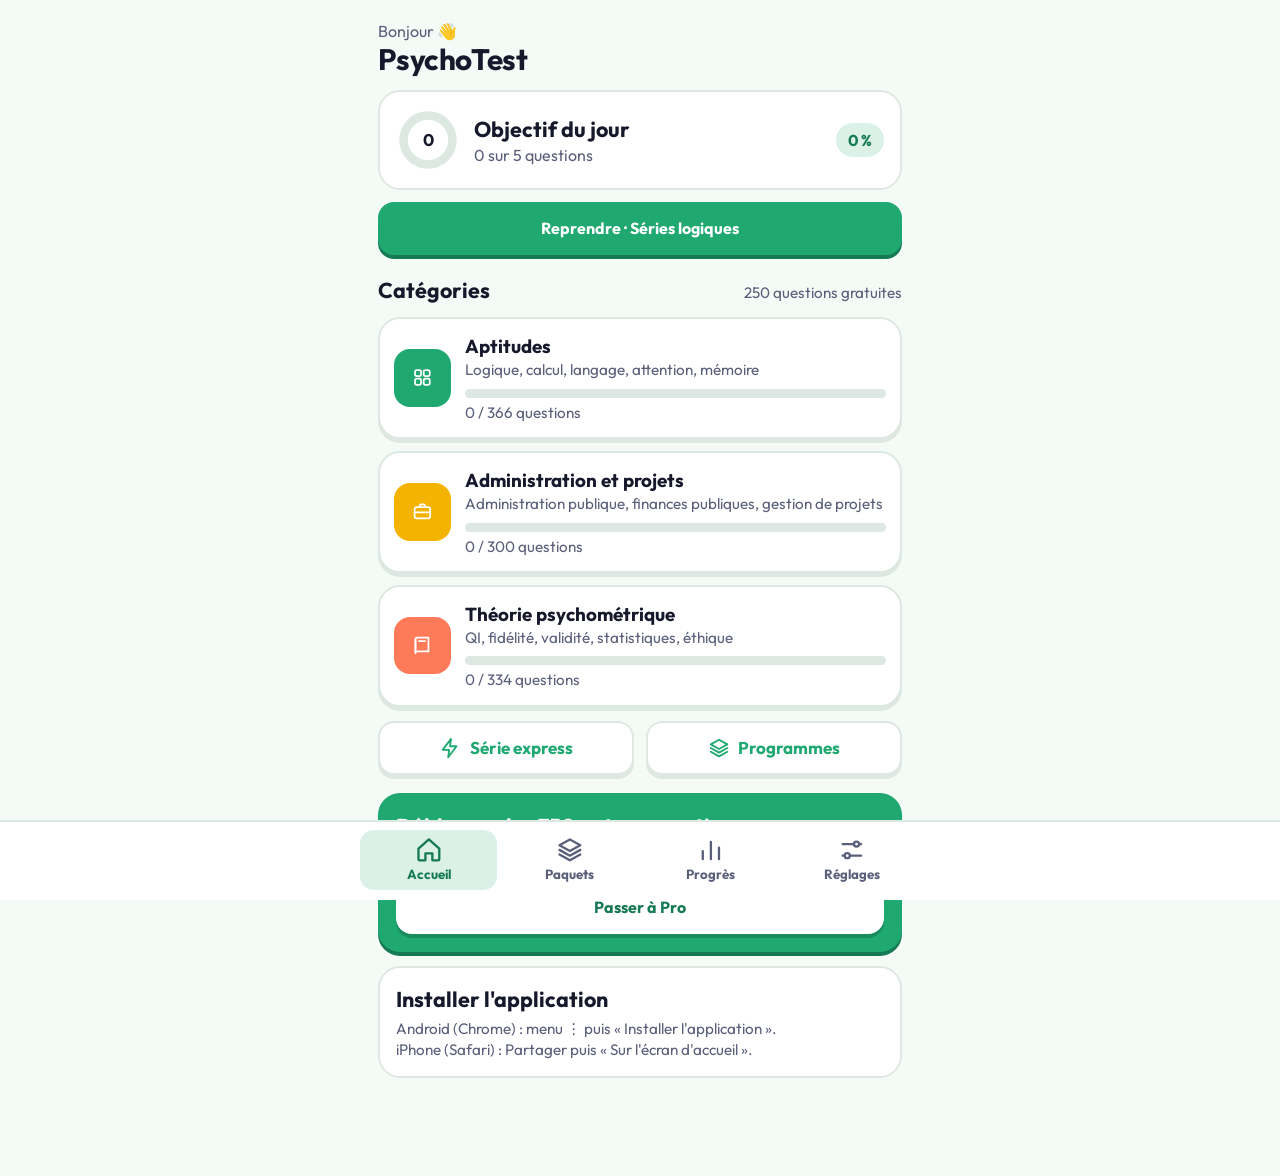
<file: app.html>
<!doctype html>
<html lang="fr">
<head>
<meta charset="utf-8">
<title>PsychoTest - Application</title>
<meta name="viewport" content="width=device-width, initial-scale=1, viewport-fit=cover">
<meta name="theme-color" content="#1FA971">
<meta name="description" content="Révisez les tests psychométriques : aptitudes, personnalité et théorie.">
<link rel="manifest" href="manifest.json">
<link rel="icon" href="favicon.png">
<link rel="apple-touch-icon" href="apple-touch-icon.png">
<meta name="mobile-web-app-capable" content="yes">
<meta name="apple-mobile-web-app-capable" content="yes">
<meta name="apple-mobile-web-app-title" content="PsychoTest">
<meta name="apple-mobile-web-app-status-bar-style" content="default">
<link rel="stylesheet" href="style.css">
</head>
<body>
<div id="app"></div>
<noscript>Cette application a besoin de JavaScript.</noscript>
<script src="config.js"></script>
<script src="questions.js"></script>
<script src="app.js"></script>
</body>
</html>
</file>
<file: style.css>
﻿@font-face{font-family:'Outfit';font-weight:400;font-style:normal;font-display:swap;src:url([data-uri]) format('woff');}
@font-face{font-family:'Outfit';font-weight:700;font-style:normal;font-display:swap;src:url([data-uri]) format('woff');}

:root{
  --g:#1FA971;--gd:#157A53;--gs:color-mix(in srgb,var(--g) 16%,var(--card));
  --bg:#F4FBF7;--card:#FFFFFF;--ink:#16182B;--mut:#5A5F7A;--line:#DCE8E1;
  --y:#FFC93C;--ys:#FFF3CC;--yd:#8A6200;--c:#FF7A59;--cs:#FFE3DA;--cd:#B3401C;--r:#E5484D;--rs:#FFE3E3;--rd:#A12A2F;
  --tabh:70px;--font:'Outfit',system-ui,-apple-system,"Segoe UI",Roboto,sans-serif;
}
:root[data-theme="dark"]{--bg:#0E1A16;--card:#162620;--ink:#EAF6F0;--mut:#9DB5AA;--line:#26382F;--ys:#3A3115;--yd:#FFD76A;--cs:#3E2218;--cd:#FF9E83;--rs:#3E1B1D;--rd:#FF9296}
@media (prefers-color-scheme:dark){:root:not([data-theme]){--bg:#0E1A16;--card:#162620;--ink:#EAF6F0;--mut:#9DB5AA;--line:#26382F;--ys:#3A3115;--yd:#FFD76A;--cs:#3E2218;--cd:#FF9E83;--rs:#3E1B1D;--rd:#FF9296}}
*{box-sizing:border-box;-webkit-tap-highlight-color:transparent}
html,body{margin:0;min-height:100%;background:var(--bg);color:var(--ink);font-family:var(--font);font-size:16px;line-height:1.4;overscroll-behavior:none;-webkit-user-select:none;user-select:none;-webkit-touch-callout:none}
#app{max-width:560px;margin:0 auto;min-height:100vh;padding:calc(env(safe-area-inset-top,0px) + 20px) 18px calc(var(--tabh) + env(safe-area-inset-bottom,0px) + 28px)}
#app.notabs{padding-bottom:calc(env(safe-area-inset-bottom,0px) + 32px)}
h1,h2,h3,p{margin:0}
.h1{font-size:1.65rem;font-weight:700;letter-spacing:-.02em;line-height:1.15}
.h2{font-size:1.2rem;font-weight:700}
.muted{color:var(--mut)}.small{font-size:.85rem}.sp{flex:1;min-width:0}
.row{display:flex;align-items:center;gap:12px}
.gap{height:12px}
.ico{width:1.3em;height:1.3em;stroke:currentColor;fill:none;stroke-width:2;stroke-linecap:round;stroke-linejoin:round;vertical-align:-.25em;flex:none}
.ico.f{fill:currentColor;stroke:none}
.pill{display:inline-flex;align-items:center;gap:6px;padding:6px 12px;border-radius:99px;font-weight:700;font-size:.88rem;white-space:nowrap}
.pill.y{background:var(--ys);color:var(--yd)}.pill.g{background:var(--gs);color:var(--gd)}.pill.c{background:var(--cs);color:var(--cd)}
:root[data-theme="dark"] .pill.g{color:var(--g)}
.card{background:var(--card);border:2px solid var(--line);border-radius:22px;padding:16px;margin-top:14px}
.btn{display:block;width:100%;text-align:center;text-decoration:none;border:0;border-radius:16px;padding:15px;font:inherit;font-weight:700;color:#fff;background:var(--g);box-shadow:0 4px 0 var(--gd)}
.btn:active{transform:translateY(3px);box-shadow:0 1px 0 var(--gd)}
.btn.alt{background:var(--card);color:var(--g);border:2px solid var(--line);box-shadow:0 4px 0 var(--line)}
.btn.y{background:var(--y);color:#4A3500;box-shadow:0 4px 0 #D9A400}
.btn.wa{background:#1FA855;box-shadow:0 4px 0 #157A3E}
.btn.danger{background:var(--rs);color:var(--rd);box-shadow:0 4px 0 color-mix(in srgb,var(--r) 30%,var(--rs))}
.btn.light{background:#fff;color:var(--gd);box-shadow:0 4px 0 rgba(0,0,0,.18)}
.btn[disabled]{background:var(--line);color:var(--mut);box-shadow:none}
.btns{display:flex;gap:12px}.btns .btn{flex:1}
.bar{height:12px;border-radius:99px;background:var(--line);overflow:hidden}
.bar i{display:block;height:100%;border-radius:99px;background:var(--g)}
.top{display:flex;align-items:center;gap:12px;margin-bottom:6px}
.back{border:0;background:var(--card);width:2.6rem;height:2.6rem;border-radius:50%;color:var(--ink);display:grid;place-items:center;box-shadow:0 2px 0 var(--line);border:2px solid var(--line)}
.hello{color:var(--mut)}
.goal{display:flex;align-items:center;gap:14px}
.cat{display:flex;gap:14px;align-items:center;width:100%;text-align:left;font:inherit;color:inherit;background:var(--card);border:2px solid var(--line);border-radius:22px;padding:14px;margin-top:12px;box-shadow:0 4px 0 var(--line)}
.cat:active{transform:translateY(3px);box-shadow:0 1px 0 var(--line)}
.cat .ib{flex:none;width:3.2rem;height:3.2rem;border-radius:16px;display:grid;place-items:center;color:#fff}
.cat .tx{flex:1;min-width:0}.cat .t{font-weight:700;font-size:1.05rem}
.cat .bar{height:9px;margin:8px 0 4px}
.quick{display:flex;gap:12px;margin-top:14px}
.quick .btn{display:flex;align-items:center;justify-content:center;gap:8px;padding:13px 8px;font-size:.95rem}
.secH{display:flex;align-items:baseline;justify-content:space-between;margin-top:20px}
.promo{background:var(--g);color:#fff;border-radius:22px;padding:18px;margin-top:18px;box-shadow:0 4px 0 var(--gd)}
.promo p{opacity:.95;margin-top:4px}
.promo .btn{margin-top:14px}
/* onglets */
#tabs{position:fixed;left:0;right:0;bottom:0;background:var(--card);border-top:2px solid var(--line);padding:8px 8px calc(10px + env(safe-area-inset-bottom,0px));z-index:5}
#tabs.hide{display:none}
#tabs .in{display:flex;max-width:560px;margin:0 auto;gap:4px}
#tabs button{flex:1;border:0;background:none;font:inherit;font-size:.74rem;font-weight:700;color:var(--mut);padding:6px 0;border-radius:14px;display:flex;flex-direction:column;align-items:center;gap:2px}
#tabs button .ico{width:1.55rem;height:1.55rem}
#tabs button.on{color:var(--gd);background:var(--gs)}
:root[data-theme="dark"] #tabs button.on{color:var(--g)}
/* paquets, programmes */
.seg{display:flex;background:var(--card);border:2px solid var(--line);border-radius:16px;padding:4px;margin:14px 0}
.seg button{flex:1;border:0;background:none;font:inherit;font-weight:700;color:var(--mut);padding:10px;border-radius:12px}
.seg button.on{background:var(--g);color:#fff}
.cathead{display:flex;align-items:center;gap:10px;margin-top:20px}
.pk{display:flex;gap:12px;align-items:center;width:100%;text-align:left;font:inherit;color:inherit;background:var(--card);border:2px solid var(--line);border-radius:18px;padding:12px 14px;margin-top:10px}
.pk:active{background:var(--gs)}
.dot{flex:none;width:12px;height:46px;border-radius:99px}
.pk .t{font-weight:700}.pk .bar{height:8px;margin-top:7px}
.pct{font-weight:700;min-width:2.6em;text-align:right}
.lk{color:var(--yd)}
.pcard{display:block;width:100%;text-align:left;border:0;border-radius:22px;padding:16px;margin-top:14px;font:inherit;color:#fff;background:var(--c);box-shadow:0 4px 0 rgba(0,0,0,.2)}
.pcard:active{transform:translateY(3px);box-shadow:0 1px 0 rgba(0,0,0,.2)}
.pcard .bar{background:rgba(255,255,255,.3);margin:10px 0 6px}.pcard .bar i{background:#fff}
.pcard p{opacity:.95;margin-top:4px;font-size:.92rem}
.path{display:flex;flex-direction:column;gap:6px;margin-top:6px}
.node{display:flex;align-items:center;gap:14px;padding:10px 2px}
.node .n{flex:none;width:3.1rem;height:3.1rem;border-radius:50%;display:grid;place-items:center;font-weight:700;background:var(--line);color:var(--mut);box-shadow:0 4px 0 rgba(0,0,0,.12)}
.node.done .n{background:var(--g);color:#fff;box-shadow:0 4px 0 var(--gd)}
.node.cur .n{background:var(--y);color:#4A3500;box-shadow:0 4px 0 #D9A400,0 0 0 6px var(--ys)}
.node .tx{flex:1;min-width:0}.node .tx b{display:block}
.node button{border:0;background:var(--gs);color:var(--gd);font:inherit;font-weight:700;padding:9px 14px;border-radius:12px}
:root[data-theme="dark"] .node button{color:var(--g)}
/* quiz */
.quiz{--c:var(--g)}
.qtop{display:flex;align-items:center;gap:12px}
.x{flex:none;width:2.4rem;height:2.4rem;display:grid;place-items:center;color:var(--mut);border:0;background:none}
.segs{flex:1;display:flex;gap:5px}.segs i{flex:1;height:12px;border-radius:99px;background:var(--line)}.segs i.on{background:var(--g)}.segs i.cur{background:var(--y)}
.qmeta{margin-top:18px;color:var(--mut);font-size:.88rem}
.stem{font-size:1.4rem;font-weight:700;line-height:1.28;margin:14px 0 16px;letter-spacing:-.01em}
.assert{background:var(--card);border:2px solid var(--line);border-radius:22px;padding:18px;font-size:1.1rem;line-height:1.5}
.assert small{display:block;color:var(--g);font-weight:700;margin-bottom:6px;font-size:.82rem}
.vf{display:flex;gap:12px;margin:16px 0}
.vf button{flex:1;display:flex;align-items:center;gap:10px;padding:16px;border-radius:18px;border:2px solid var(--line);background:var(--card);font:inherit;font-weight:700;font-size:1.05rem;color:var(--ink);box-shadow:0 4px 0 var(--line)}
.vf button i{width:1.3rem;height:1.3rem;border-radius:50%;border:3px solid var(--mut);display:block;flex:none}
.vf button.sel{border-color:var(--g);background:var(--gs);box-shadow:0 4px 0 var(--g)}
.vf button.sel i{background:var(--g);border-color:var(--g);box-shadow:inset 0 0 0 3px var(--gs)}
.res{display:flex;gap:12px;align-items:flex-start;border-radius:18px;padding:13px 14px;margin-top:10px}
.res.ok{background:var(--gs)}.res.ko{background:var(--rs)}
.res .ic{flex:none;width:1.9rem;height:1.9rem;border-radius:50%;display:grid;place-items:center;color:#fff}
.res.ok .ic{background:var(--g)}.res.ko .ic{background:var(--r)}
.res .w{font-size:.82rem;color:var(--mut);margin-top:3px}
.expl{background:var(--ys);border-radius:18px;padding:14px;margin-top:14px;font-size:.98rem}
.expl b{color:var(--yd);display:block;margin-bottom:3px}
.score{font-size:2.4rem;font-weight:700;margin:6px 0}.score.full{color:var(--g)}.score.part{color:var(--yd)}.score.zero{color:var(--rd)}
.bottom{margin-top:18px}
.fin{text-align:center;padding:10px 0}
.trophy{width:5.4rem;height:5.4rem;border-radius:50%;margin:6px auto 12px;display:grid;place-items:center;background:var(--ys);color:#E5A500}
.trophy .ico{width:2.6rem;height:2.6rem}
.tiles{display:flex;gap:10px;margin:14px 0}
.tile{flex:1;border-radius:18px;padding:12px 6px;text-align:center;color:#fff}
.tile b{display:block;font-size:1.5rem}.tile span{font-size:.78rem}
/* grille de catégorie */
.grid{display:grid;grid-template-columns:repeat(auto-fill,minmax(54px,1fr));gap:9px;margin:16px 0 20px}
.gt{aspect-ratio:1;border-radius:14px;border:2px solid var(--line);background:var(--card);font:inherit;font-weight:700;color:var(--ink);display:grid;place-items:center;box-shadow:0 3px 0 var(--line)}
.gt.full{background:var(--gs);border-color:var(--g);color:var(--gd)}
.gt.part{background:var(--ys);border-color:var(--y);color:var(--yd)}
.gt.zero{background:var(--rs);border-color:var(--r);color:var(--rd)}
.gt.lock{background:var(--bg);color:var(--mut);border-style:dashed;box-shadow:none}
/* progrès */
.week{display:flex;align-items:flex-end;gap:8px;height:7.5rem;margin-top:8px}
.week div{flex:1;text-align:center;font-size:.72rem;color:var(--mut);display:flex;flex-direction:column;justify-content:flex-end;align-items:center;height:100%}
.week i{display:block;width:100%;border-radius:8px 8px 3px 3px;background:var(--g);margin-bottom:4px;min-height:4px}
.week div.z i{background:var(--line)}
.week .v{font-size:.72rem;font-weight:700;color:var(--ink)}
.lbl{display:flex;justify-content:space-between;font-weight:700;margin:14px 0 6px;font-size:.95rem}
.badges{display:grid;grid-template-columns:repeat(3,1fr);gap:10px;margin-top:10px}
.bd{text-align:center;padding:12px 4px;border-radius:18px;background:var(--ys);font-size:.78rem;font-weight:700;color:var(--yd)}
.bd .ico{width:2rem;height:2rem;display:block;margin:0 auto 4px}
.bd.off{background:var(--line);color:var(--mut)}
/* réglages */
.set{background:var(--card);border:2px solid var(--line);border-radius:22px;padding:16px;margin-top:14px}
.set h3{font-size:1.05rem;margin-bottom:6px}
.line{display:flex;justify-content:space-between;align-items:center;gap:10px;padding:11px 0;border-top:1px solid var(--line)}
.line:first-of-type{border-top:0}
.opts{display:flex;gap:6px;flex-wrap:wrap;justify-content:flex-end}
.opts button{border:2px solid var(--line);background:var(--card);color:var(--mut);font:inherit;font-weight:700;font-size:.85rem;padding:7px 12px;border-radius:99px}
.opts button.on{background:var(--g);border-color:var(--g);color:#fff}
.sw{width:2.1rem;height:2.1rem;border-radius:50%;border:3px solid var(--card)!important;box-shadow:0 0 0 2px var(--line);padding:0!important}
.sw.on{box-shadow:0 0 0 3px var(--ink)}
.toggle{width:3.2rem;height:1.9rem;border-radius:99px;border:0;background:var(--line);position:relative;padding:0}
.toggle::after{content:"";position:absolute;top:.2rem;left:.2rem;width:1.5rem;height:1.5rem;border-radius:50%;background:#fff;transition:transform .15s}
.toggle.on{background:var(--g)}.toggle.on::after{transform:translateX(1.3rem)}
input[type="text"]{width:100%;padding:14px;border-radius:14px;border:2px solid var(--line);font:inherit;background:var(--card);color:var(--ink);-webkit-user-select:text;user-select:text}
input[type="text"]:focus{outline:3px solid var(--gs);border-color:var(--g)}
.devid{text-align:center;font-weight:700;font-size:1.6rem;letter-spacing:.08em;background:var(--bg);border-radius:14px;padding:12px;margin:10px 0}
.pay{display:flex;justify-content:space-between;gap:10px;padding:10px 0;border-top:1px solid var(--line);font-size:.92rem}
.pay:first-of-type{border-top:0}.pay span:last-child{color:var(--mut);text-align:right;word-break:break-all}
.steps{padding-left:20px;margin:6px 0 0}.steps li{margin-bottom:6px}
.msg{margin-top:10px;font-weight:700}.msg.ok{color:var(--gd)}.msg.ko{color:var(--rd)}
.toast{position:fixed;left:50%;bottom:calc(var(--tabh) + env(safe-area-inset-bottom,0px) + 16px);transform:translateX(-50%);background:var(--ink);color:var(--bg);padding:10px 18px;border-radius:99px;font-size:.9rem;z-index:10}
.lockbox{text-align:center;padding:26px 8px}.lockbox .ico{width:3rem;height:3rem;color:var(--yd)}
@media (prefers-reduced-motion:reduce){*{transition:none!important;animation:none!important}}
button:focus-visible,a:focus-visible{outline:3px solid var(--g);outline-offset:2px}
</file>
